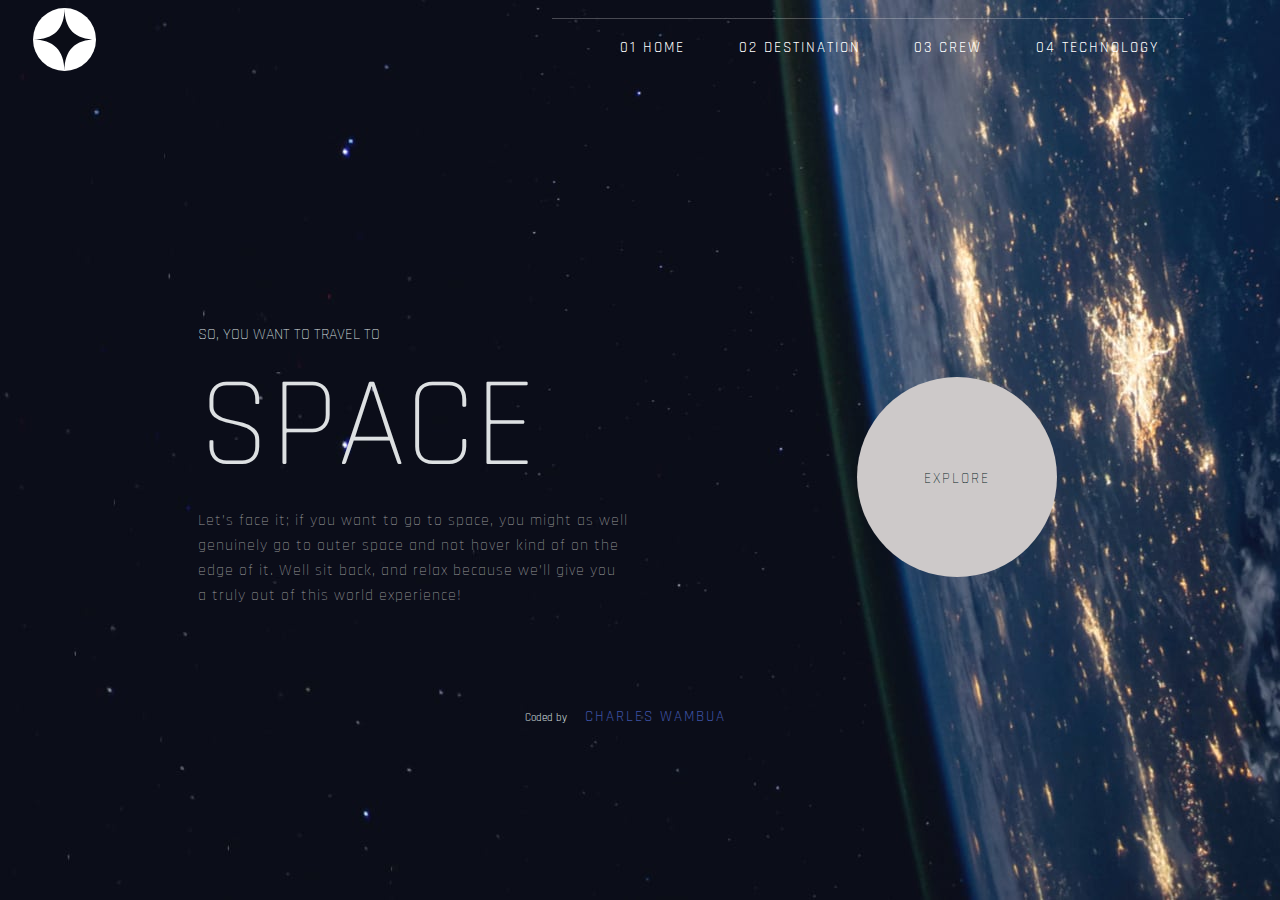
<file: index.html>
<!DOCTYPE html>
<html lang="en">
<head>
  <meta charset="UTF-8">
  <meta name="viewport" content="width=device-width, initial-scale=1.0">

  <link rel="icon" type="image/png" sizes="32x32" href="assets/favicon-32x32.png">
  <link rel="stylesheet" href="style.css">
  <link rel="stylesheet" href="https://fonts.googleapis.com/css?family=Rajdhani">
  <title>Space tourism website</title>
</head>
<body style="background-image: url(assets/home/background-home-desktop.jpg);">
<div class="container">
  <img src="assets/shared/logo.svg" alt class="one">
  <nav>   
    <ul>
      <input type="checkbox" id="check">
     <span class="menu">
      <li class="item"><a href="index.html">01 Home</a></li>
      <li class="item"><a href="destination-moon.html">02 destination</a></li>
      <li class="item"><a href="crew.html">03 crew</a></li>
      <li class="item"><a href="technology.html">04 technology</a></li>

     
     <label for="check" class="close-menu"><svg xmlns="http://www.w3.org/2000/svg" width="20" height="21"><g fill="#D0D6F9" fill-rule="evenodd"><path d="M2.575.954l16.97 16.97-2.12 2.122L.455 3.076z"/><path d="M.454 17.925L17.424.955l2.122 2.12-16.97 16.97z"/></g></svg></label>
    </span>
     <label for="check" class="open-menu"><svg xmlns="http://www.w3.org/2000/svg" width="24" height="21"><g fill="#D0D6F9" fill-rule="evenodd"><path d="M0 0h24v3H0zM0 9h24v3H0zM0 18h24v3H0z"/></g></svg></label>
      </ul>
</nav>
</div>

 <div class="word">
  <span class="hey">So, you want to travel to</span><br>
  <span class="bigger">Space</span>
  <div class="circle"> 
  <a class="cl" href="#">Explore</a>
 </div><br>
  <span class="small">Let’s face it; if you want to go to space, you might as well<br>genuinely go to 
  outer space and not hover kind of on the<br>edge of it. Well sit back, and relax 
  because we’ll give you<br>a truly out of this world experience!
</span>
</div>
<div class="attribution">
  Coded by <a href="mailto:charles.w.mueke@gmail.com">Charles Wambua</a>
</div>
</body>
</html>
</file>
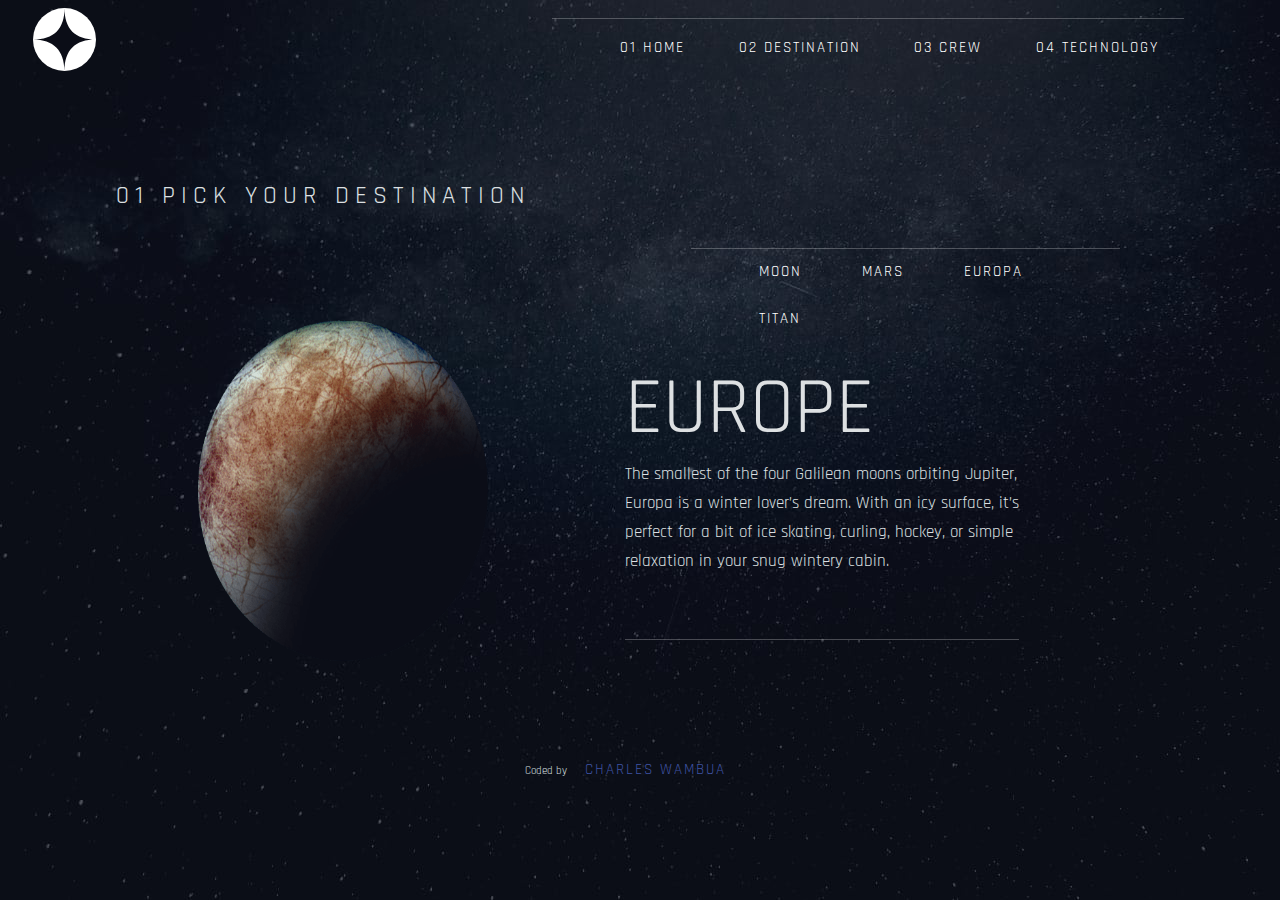
<file: destination-europa.html>
<!DOCTYPE html>
<html lang="en">
<head>
  <meta charset="UTF-8">
  <meta name="viewport" content="width=device-width, initial-scale=1.0">
  <link rel="stylesheet" href="https://fonts.googleapis.com/css?family=Rajdhani">
  <link rel="stylesheet" href="style.css">
  <link rel="icon" type="image/png" sizes="32x32" href="assets/favicon-32x32.png">
  
  <title>Space tourism website</title>
</head>
<body>

  <body style="background-image: url(assets/destination/background-destination-desktop.jpg);">
    <div class="container">
      <img src="assets/shared/logo.svg" alt class="one">
      <nav>   
        <ul>
          <input type="checkbox" id="check">
         <span class="menu">
          <li class="item"><a href="index.html">01 Home</a></li>
          <li class="item"><a href="destination-moon.html">02 destination</a></li>
          <li class="item"><a href="crew.html">03 crew</a></li>
          <li class="item"><a href="technology.html">04 technology</a></li>
    
         
         <label for="check" class="close-menu"><svg xmlns="http://www.w3.org/2000/svg" width="20" height="21"><g fill="#D0D6F9" fill-rule="evenodd"><path d="M2.575.954l16.97 16.97-2.12 2.122L.455 3.076z"/><path d="M.454 17.925L17.424.955l2.122 2.12-16.97 16.97z"/></g></svg></label>
        </span>
         <label for="check" class="open-menu"><svg xmlns="http://www.w3.org/2000/svg" width="24" height="21"><g fill="#D0D6F9" fill-rule="evenodd"><path d="M0 0h24v3H0zM0 9h24v3H0zM0 18h24v3H0z"/></g></svg></label>
          </ul>
    </nav>
    </div>
 <div class="pick">
  <span class="p">01 Pick your destination</span>
</div>
<div class="rest">
<nav class="wid">
  <ul>
    <li class="item"><a href="destination-moon.html" onclick="">Moon</a></li>
    <li class="item"><a href="destination-mars.html" onclick="">Mars</a></li>
    <li class="item"><a href="destination-europa.html" onclick="">Europa</a></li>
    <li class="item"><a href="destination-titan.html" onclick="">Titan</a></li>
  </ul>
</nav>
</div><br>
<div id="mySlides">
  <img src="assets/destination/image-europa.png" alt id="qwert">
<div class="df">
   <span class="qd">Europe</span>
 <br>
   <span class="yes">The smallest of the four Galilean moons orbiting Jupiter, <br>Europa is a 
    winter lover’s dream. With an icy surface, it’s <br>perfect for a bit of 
    ice skating, curling, hockey, or simple <br>relaxation in your snug 
    wintery cabin.</span>
 <br><br><br><br>
 <div class="bar">
 </div><br>
 <div class="row">
   <span class="what">Avg. distance </span><br>
 <br>
   <span class="what">Est. travel time</span><br>
   </div>
   <div class="row">
   <span class="rg">628 mil. km</span>
   <span class="rgT">3 years</span>
   </div>
 </div>
</div>
<div class="attribution">
  Coded by <a href="mailto:charles.w.mueke@gmail.com">Charles Wambua</a>
</div>
</body>
</html>
</file>
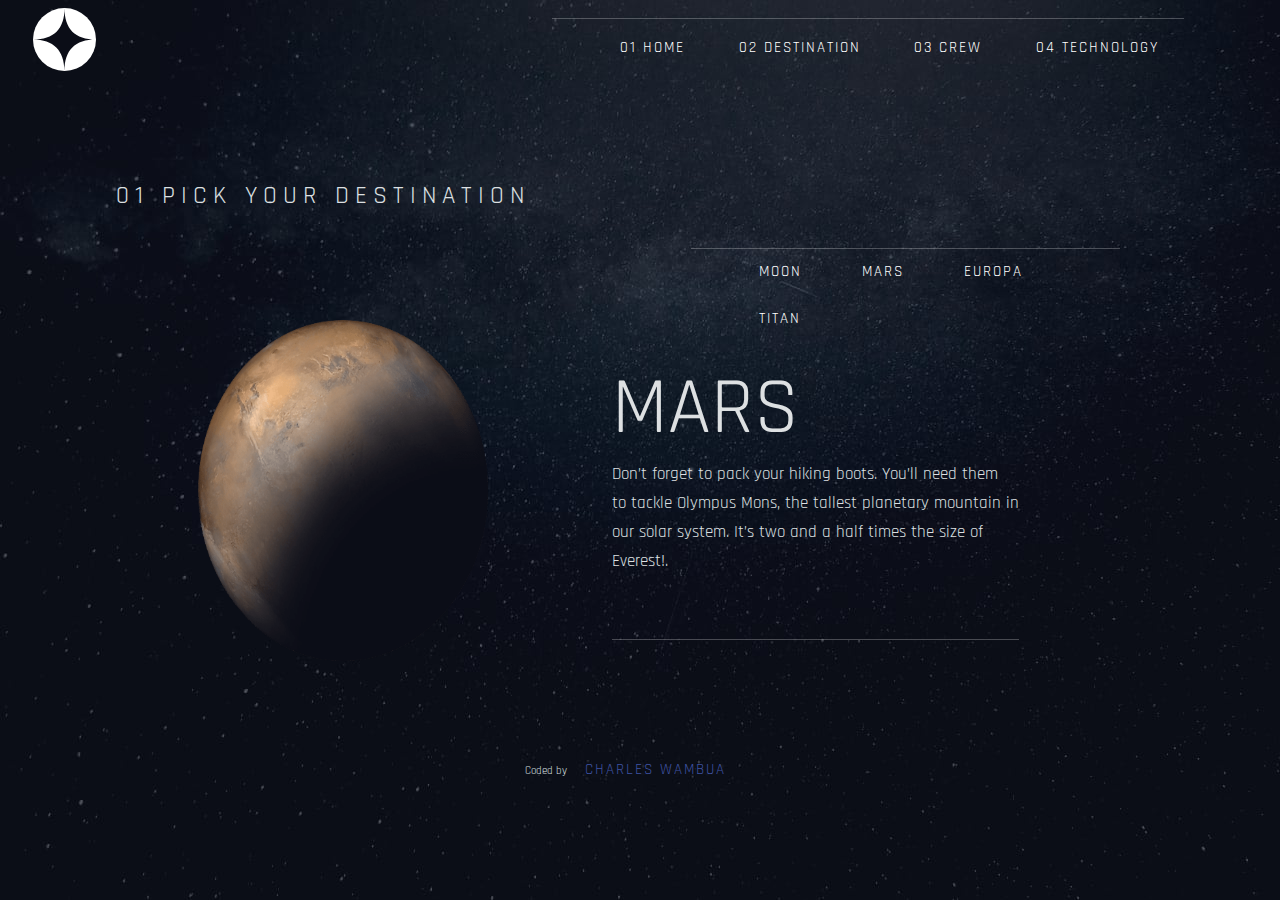
<file: destination-mars.html>
<!DOCTYPE html>
<html lang="en">
<head>
  <meta charset="UTF-8">
  <meta name="viewport" content="width=device-width, initial-scale=1.0">
  <link rel="stylesheet" href="https://fonts.googleapis.com/css?family=Rajdhani">
  <link rel="stylesheet" href="style.css">
  <link rel="icon" type="image/png" sizes="32x32" href="assets/favicon-32x32.png">
  
  <title>Space tourism website</title>
</head>
<body>

  <body style="background-image: url(assets/destination/background-destination-desktop.jpg);">
    <div class="container">
      <img src="assets/shared/logo.svg" alt class="one">
      <nav>   
        <ul>
          <input type="checkbox" id="check">
         <span class="menu">
          <li class="item"><a href="index.html">01 Home</a></li>
          <li class="item"><a href="destination-moon.html">02 destination</a></li>
          <li class="item"><a href="crew.html">03 crew</a></li>
          <li class="item"><a href="technology.html">04 technology</a></li>
    
         
         <label for="check" class="close-menu"><svg xmlns="http://www.w3.org/2000/svg" width="20" height="21"><g fill="#D0D6F9" fill-rule="evenodd"><path d="M2.575.954l16.97 16.97-2.12 2.122L.455 3.076z"/><path d="M.454 17.925L17.424.955l2.122 2.12-16.97 16.97z"/></g></svg></label>
        </span>
         <label for="check" class="open-menu"><svg xmlns="http://www.w3.org/2000/svg" width="24" height="21"><g fill="#D0D6F9" fill-rule="evenodd"><path d="M0 0h24v3H0zM0 9h24v3H0zM0 18h24v3H0z"/></g></svg></label>
          </ul>
    </nav>
    </div>
 <div class="pick">
  <span class="p">01 Pick your destination</span>
</div>
<div class="rest">
<nav class="wid">
  <ul>
    <li class="item"><a href="destination-moon.html" onclick="">Moon</a></li>
    <li class="item"><a href="destination-mars.html" onclick="">Mars</a></li>
    <li class="item"><a href="destination-europa.html" onclick="">Europa</a></li>
    <li class="item"><a href="destination-titan.html" onclick="">Titan</a></li>
  </ul>
</nav>
</div><br>
<div id="mySlides">
  <img src="assets/destination/image-mars.png" alt id="qwert">
<div class="df">
   <span class="qd">Mars</span>
 <br>
   <span class="yes"> Don’t forget to pack your hiking boots. You’ll need them<br>to tackle Olympus Mons, 
    the tallest planetary mountain in<br>our solar system. It’s two and a half times 
    the size of<br>Everest!.</span>
 <br><br><br><br>
 <div class="bar">
 </div><br>
 <div class="row">
   <span class="what">Avg. distance </span><br>
 <br>
   <span class="what">Est. travel time</span><br>
   </div>
   <div class="row">
   <span class="rg">225 mil. km</span>
   <span class="rgT">9 months</span>
   </div>
   </div>
 </div>


 <div class="attribution">
  Coded by <a href="mailto:charles.w.mueke@gmail.com">Charles Wambua</a>
</div>
</body>
</html>
</file>
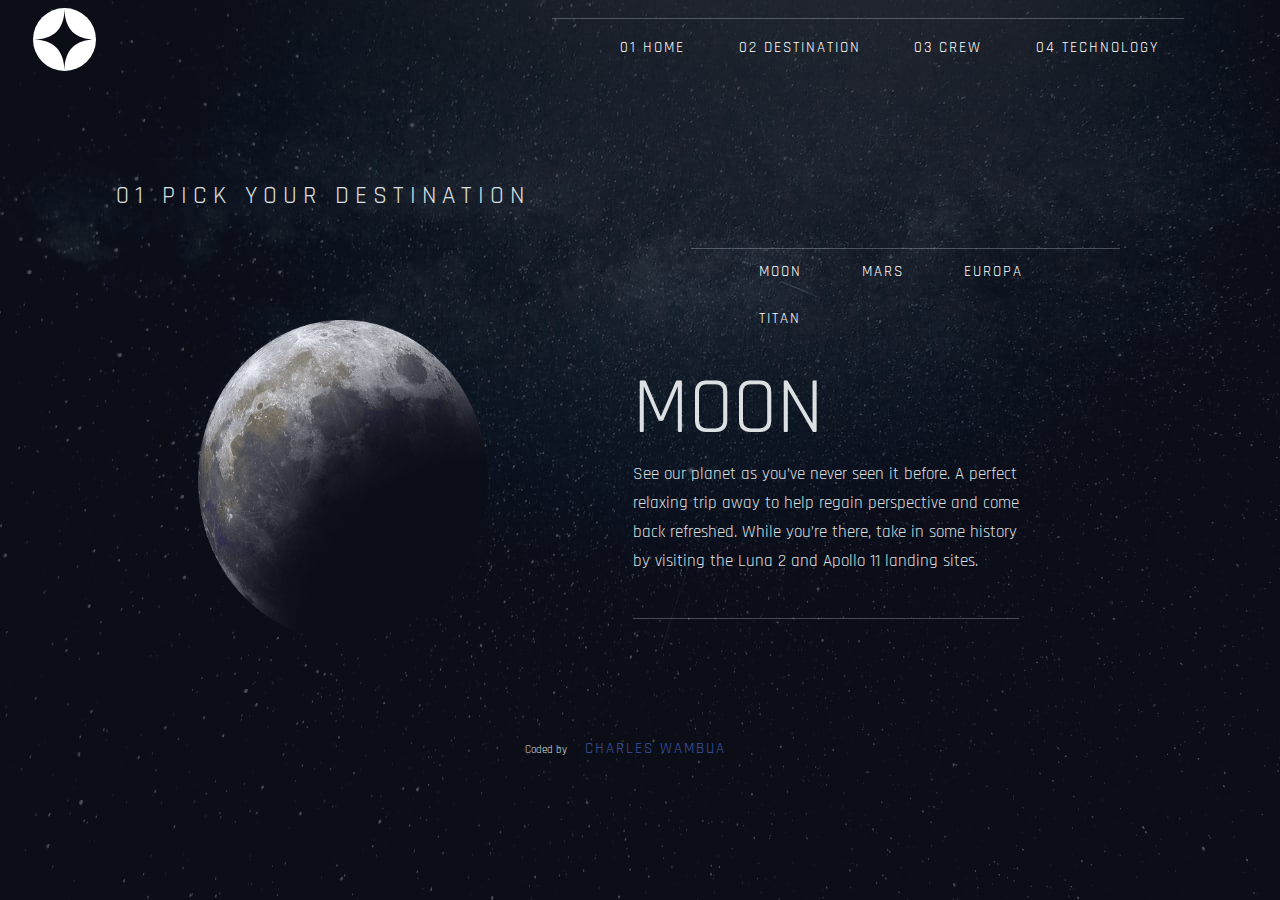
<file: destination-moon.html>
<!DOCTYPE html>
<html lang="en">
<head>
  <meta charset="UTF-8">
  <meta name="viewport" content="width=device-width, initial-scale=1.0">
  <link rel="stylesheet" href="https://fonts.googleapis.com/css?family=Rajdhani">
<link rel="stylesheet" href="style.css">
  <link rel="icon" type="image/png" sizes="32x32" href="assets/favicon-32x32.png">
  
  <title>Space tourism website</title>
</head>
<body>
  <body style="background-image: url(assets/destination/background-destination-desktop.jpg);">
    <div class="container">
      <img src="assets/shared/logo.svg" alt class="one">
      <nav>   
        <ul>
          <input type="checkbox" id="check">
         <span class="menu">
          <li class="item"><a href="index.html">01 Home</a></li>
          <li class="item"><a href="destination-moon.html">02 destination</a></li>
          <li class="item"><a href="crew.html">03 crew</a></li>
          <li class="item"><a href="technology.html">04 technology</a></li>
    
         
         <label for="check" class="close-menu"><svg xmlns="http://www.w3.org/2000/svg" width="20" height="21"><g fill="#D0D6F9" fill-rule="evenodd"><path d="M2.575.954l16.97 16.97-2.12 2.122L.455 3.076z"/><path d="M.454 17.925L17.424.955l2.122 2.12-16.97 16.97z"/></g></svg></label>
        </span>
         <label for="check" class="open-menu"><svg xmlns="http://www.w3.org/2000/svg" width="24" height="21"><g fill="#D0D6F9" fill-rule="evenodd"><path d="M0 0h24v3H0zM0 9h24v3H0zM0 18h24v3H0z"/></g></svg></label>
          </ul>
    </nav>
    </div>
<div class="pick">
  <span class="p">01 Pick your destination</span>
</div>
<div class="rest">
<nav class="wid">
  <ul>
    <li class="item"><a href="destination-moon.html" onclick="">Moon</a></li>
    <li class="item"><a href="destination-mars.html" onclick="">Mars</a></li>
    <li class="item"><a href="destination-europa.html" onclick="">Europa</a></li>
    <li class="item"><a href="destination-titan.html" onclick="">Titan</a></li>
  </ul>
</nav>
</div><br>
<div id="mySlides">
  <img src="assets/destination/image-moon.png" alt id="qwert">
<div class="df">
  <span class="qd">Moon</span>
<br>
  <span class="yes">See our planet as you’ve never seen it before. A perfect<br>relaxing trip away to help 
  regain perspective and come<br>back refreshed. While you’re there, take in some history<br> 
  by visiting the Luna 2 and Apollo 11 landing sites.</span>
<br><br><br>
<div class="bar">
</div><br>
<div class="row">
  <span class="what">Avg. distance </span><br>
<br>
  <span class="what">Est. travel time</span><br>
  </div>
  <div class="row">
  <span class="rg">384,400 km</span>
  <span class="rgT">3 days</span>
  </div>
</div>
</div>

<div class="attribution">
  Coded by <a href="mailto:charles.w.mueke@gmail.com">Charles Wambua</a>
</div>
  
</body>
</html>
</file>
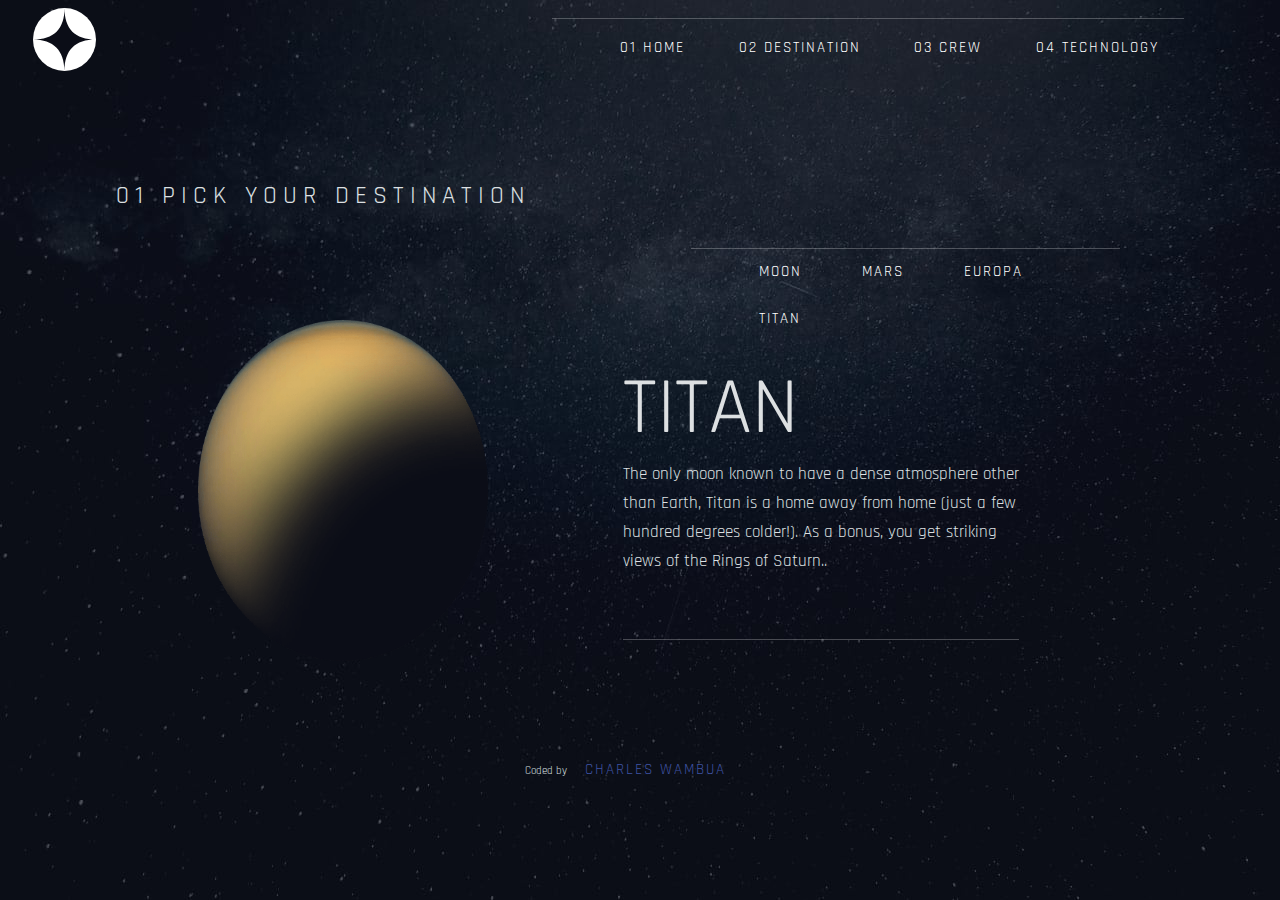
<file: destination-titan.html>
<!DOCTYPE html>
<html lang="en">
<head>
  <meta charset="UTF-8">
  <meta name="viewport" content="width=device-width, initial-scale=1.0">

  <link rel="icon" type="image/png" sizes="32x32" href="assets/favicon-32x32.png">
  <link rel="stylesheet" href="https://fonts.googleapis.com/css?family=Rajdhani">
<link rel="stylesheet" href="style.css">
  <title>Space tourism website</title>
</head>
<body>

  <body style="background-image: url(assets/destination/background-destination-desktop.jpg);">
    <div class="container">
      <img src="assets/shared/logo.svg" alt class="one">
      <nav>   
        <ul>
          <input type="checkbox" id="check">
         <span class="menu">
          <li class="item"><a href="index.html">01 Home</a></li>
          <li class="item"><a href="destination-moon.html">02 destination</a></li>
          <li class="item"><a href="crew.html">03 crew</a></li>
          <li class="item"><a href="technology.html">04 technology</a></li>
    
         
         <label for="check" class="close-menu"><svg xmlns="http://www.w3.org/2000/svg" width="20" height="21"><g fill="#D0D6F9" fill-rule="evenodd"><path d="M2.575.954l16.97 16.97-2.12 2.122L.455 3.076z"/><path d="M.454 17.925L17.424.955l2.122 2.12-16.97 16.97z"/></g></svg></label>
        </span>
         <label for="check" class="open-menu"><svg xmlns="http://www.w3.org/2000/svg" width="24" height="21"><g fill="#D0D6F9" fill-rule="evenodd"><path d="M0 0h24v3H0zM0 9h24v3H0zM0 18h24v3H0z"/></g></svg></label>
          </ul>
    </nav>
    </div>
 <div class="pick">
  <span class="p">01 Pick your destination</span>
</div>
<div class="rest">
<nav class="wid">
  <ul>
    <li class="item"><a href="destination-moon.html" onclick="">Moon</a></li>
    <li class="item"><a href="destination-mars.html" onclick="">Mars</a></li>
    <li class="item"><a href="destination-europa.html" onclick="">Europa</a></li>
    <li class="item"><a href="destination-titan.html" onclick="">Titan</a></li>
  </ul>
</nav>
</div><br>
<div id="mySlides">
  <img src="assets/destination/image-titan.png" alt id="qwert">
<div class="df">
   <span class="qd">Titan</span>
 <br>
   <span class="yes">The only moon known to have a dense atmosphere other<br> than Earth, Titan 
    is a home away from home (just a few<br> hundred degrees colder!). As a 
    bonus, you get striking <br>views of the Rings of Saturn..</span>
 <br><br><br><br>
 <div class="bar">
 </div><br>
 <div class="row">
   <span class="what">Avg. distance </span><br>
 <br>
   <span class="what">Est. travel time</span><br>
   </div>
   <div class="row">
   <span class="rg"> 1.6 bil. km</span>
   <span class="rgT">7 years</span>
   </div>
 </div>
</div>
<div class="attribution">
  Coded by <a href="mailto:charles.w.mueke@gmail.com">Charles Wambua</a>
</div>
</body>
</html>
</file>
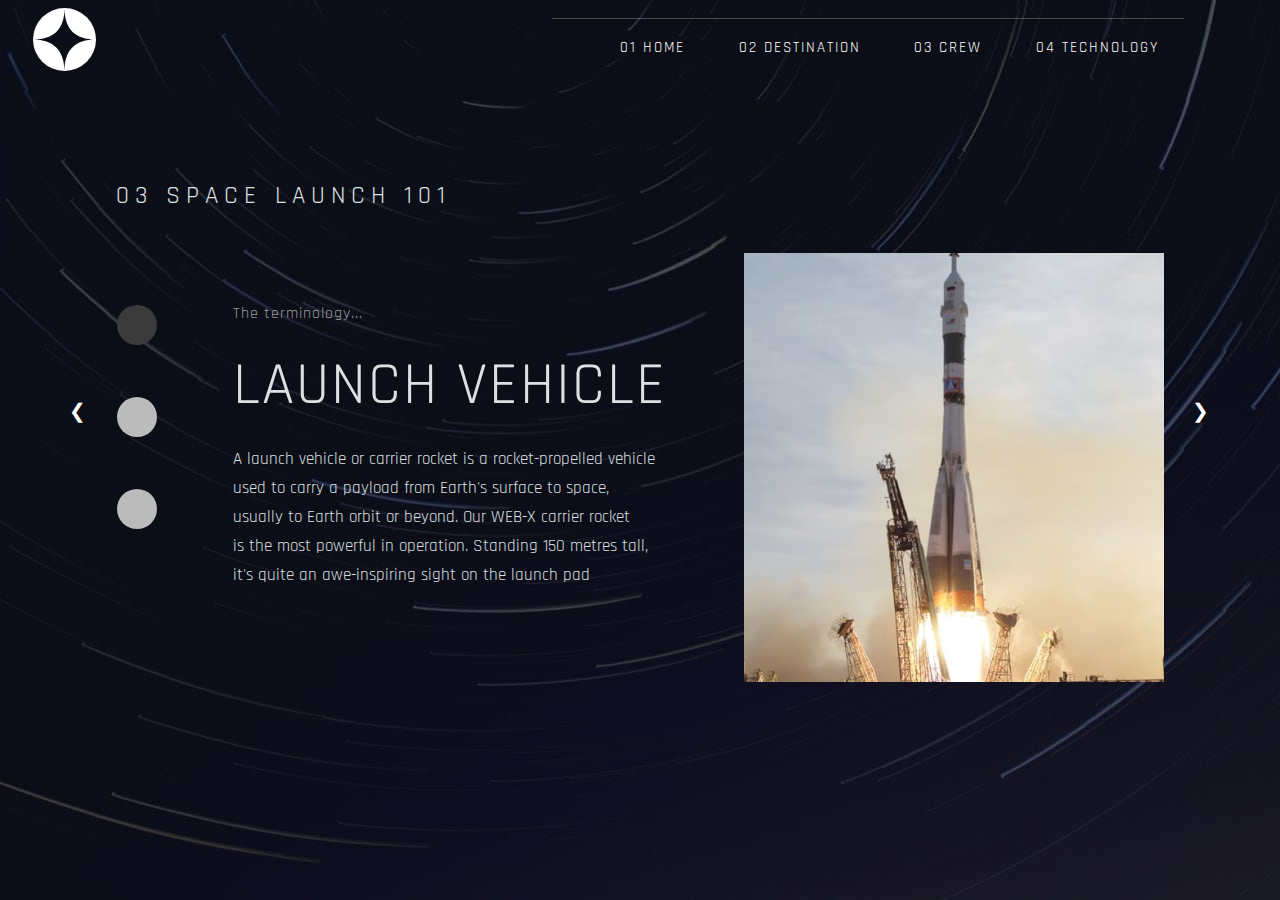
<file: technology.html>
<!DOCTYPE html>
<html lang="en">
<head>
  <meta charset="UTF-8">
  <meta name="viewport" content="width=device-width, initial-scale=1.0">

  <link rel="icon" type="image/png" sizes="32x32" href="./assets/favicon-32x32.png">
  <link rel="stylesheet" href="style.css">
  <link rel="stylesheet" href="https://fonts.googleapis.com/css?family=Rajdhani">
  <title>Space tourism website</title>
</head>
<body style="background-image: url(assets/technology/background-technology-desktop.jpg);">
  <div class="container">
    <img src="assets/shared/logo.svg" alt class="one">
    <nav>   
      <ul>
        <input type="checkbox" id="check">
       <span class="menu">
        <li class="item"><a href="index.html">01 Home</a></li>
        <li class="item"><a href="destination-moon.html">02 destination</a></li>
        <li class="item"><a href="crew.html">03 crew</a></li>
        <li class="item"><a href="technology.html">04 technology</a></li>
  
       
       <label for="check" class="close-menu"><svg xmlns="http://www.w3.org/2000/svg" width="20" height="21"><g fill="#D0D6F9" fill-rule="evenodd"><path d="M2.575.954l16.97 16.97-2.12 2.122L.455 3.076z"/><path d="M.454 17.925L17.424.955l2.122 2.12-16.97 16.97z"/></g></svg></label>
      </span>
       <label for="check" class="open-menu"><svg xmlns="http://www.w3.org/2000/svg" width="24" height="21"><g fill="#D0D6F9" fill-rule="evenodd"><path d="M0 0h24v3H0zM0 9h24v3H0zM0 18h24v3H0z"/></g></svg></label>
        </ul>
  </nav>
  </div>
<div class="pick">
  <span class="p">03 space launch 101</span>
</div><br>
<div id="Mslides">
<div class="slides fade">
  <div>
    <span class="dott" onclick="currentSlide(1)" ></span> 
    <span class="dott" onclick="currentSlide(2)"></span> 
    <span class="dott" onclick="currentSlide(3)"></span> 
  </div>
  <div class="details">
  <span class="small">The terminology...</span><br><br>
  <span class="kim">Launch vehicle</span><br><br>
  <span class="yes"> A launch vehicle or carrier rocket is a rocket-propelled vehicle<br> used to carry a 
    payload from Earth's surface to space,<br> usually to Earth orbit or beyond. Our 
    WEB-X carrier rocket <br>is the most powerful in operation. Standing 150 metres tall,<br> 
    it's quite an awe-inspiring sight on the launch pad</span>
</div>
<img src="assets/technology/image-launch-vehicle-portrait.jpg" alt class="crew3">
</div>
<div class="slides fade">
  <div>
    <span class="dott" onclick="currentSlide(1)"></span> 
    <span class="dott" onclick="currentSlide(2)"></span> 
    <span class="dott" onclick="currentSlide(3)"></span> 
  </div>
  <div class="details">
  <span class="small">The terminology...</span><br><br>
  <span class="kim">Spaceport</span><br><br>
  <span class="yes"> A spaceport or cosmodrome is a site for launching (or receiving)<br> spacecraft, 
    by analogy to the seaport for ships or airport for<br> aircraft. Based in the 
    famous Cape Canaveral, our spaceport is ideally<br> situated to take advantage 
    of the Earth’s rotation for launch.</span>
</div>
<img src="assets/technology/image-spaceport-portrait.jpg" alt class="crew3">
</div>
<div class="slides fade">
  <div>
    <span class="dott" onclick="currentSlide(1)"></span> 
    <span class="dott" onclick="currentSlide(2)"></span> 
    <span class="dott" onclick="currentSlide(3)"></span> 
  </div>
  <div class="details">
  <span class="small">The terminology...</span><br><br>
  <span class="kim">Space capsule</span><br>
  <span class="yes"> A space capsule is an often-crewed spacecraft that uses a <br>blunt-body reentry 
    capsule to reenter the Earth's atmosphere without<br> wings. Our capsule is where 
    you'll spend your time during the flight.<br> It includes a space gym, cinema, 
    and plenty of other activities to keep <br>you entertained.</span>
</div>
<img src="assets/technology/image-space-capsule-portrait.jpg" alt class="crew3">
</div>
<a class="prev" onclick="plusSlides(-1)">❮</a>
<a class="next" onclick="plusSlides(1)">❯</a>
</div>

<script>
  let slideIndex = 1;
  showSlides(slideIndex);
  
  function plusSlides(n) {
    showSlides(slideIndex += n);
  }
  
  function currentSlide(n) {
    showSlides(slideIndex = n);
  }
  
  function showSlides(n) {
    let i;
    let slides = document.getElementsByClassName("slides");
    let dots = document.getElementsByClassName("dott");
    if (n > slides.length) {slideIndex = 1}    
    if (n < 1) {slideIndex = slides.length}
    for (i = 0; i < slides.length; i++) {
      slides[i].style.display = "none";  
    }
    for (i = 0; i < dots.length; i++) {
      dots[i].className = dots[i].className.replace(" active", "");
    }
    slides[slideIndex-1].style.display = "flex";  
    dots[slideIndex-1].className += " active";
  }
</script>
</body>
</html>
</file>
<file: style.css>
body{
    font-family: "Rajdhani";  
    color: #dde0e2;  
    background-size: cover;
    background-attachment: fixed;
}
.container{
    display: flex;               
    flex-direction: row;            
    flex-wrap: nowrap;              
    justify-content: space-between;
  }
  nav{
    margin-right: 7%;
  }
  nav{
  width:50%;
  height:10px;
  border-bottom: 1px solid rgba(255,255,255,.25);
  }

ul {
    list-style: none;
    margin-right: 0;
    
}
li {
    display: inline-block;
    padding: 13px;
    vertical-align: middle;
}
a:hover, a:focus, a:active {
    color: #1db7bf;
    text-decoration: none;
}

a {
    position: relative;
    padding: 13px 0;
    text-decoration: none;
    margin: 0 15px;
    letter-spacing: 2px;
    font-size: 15px;
    line-height: 16px;
    text-transform: uppercase;
    transition: color 0.1s, 0.1s,padding 0.2s ease-in;
    color: white;
}
a::after {
    content: '';
    display: block;
    position: absolute;
    bottom: 3px;
    left: 0;
    height: 3px;
    width: 100%;
    background-color: rgb(248, 246, 246);
    transform-origin: right top;
    transform: scale(0, 1);
    transition: color 0.1s,transform 0.2s ease-out;
}
a:active::after {
    background-color: white;
}

a:hover::after, a:focus::after {
    transform-origin: left top;
    transform: scale(1, 1);
}
.open-menu , .close-menu{
    position: absolute;
    cursor: pointer;
    display: none;
}
.open-menu{
    top: 12%;
    right: 20px;
    transform: translateY(-50%);
}
.close-menu{
    right: 20px;
    top: 5%;
}
.menu{
    display: flex;
}
#check{
    display: none;
}
.one{
    width: 5%;
    height: 5%;
    margin-left: 2%;
}
.word{
    margin-top: 20%;
    margin-left: 15%;
    font-weight: 100;
}
.bigger{
    font-size: 800%;
    text-transform: uppercase;
}
.hey{
    text-transform: uppercase;
}
.small{
    line-height: 25px;
}
.circle{
    width: 200px;
    height: 200px;
    line-height: 200px;
    border-radius: 50%;
    font-size: 20px;
    color: black;
    text-align: center;
    background: #cdc9c9;
    float: right;
    text-transform: uppercase;
    margin-right:20%;
    margin-top: 3%;
}
.circle a{
    text-decoration: none;
    color: #071d25;
    font-family: 100;
}

.p{
font-size: 25px;
text-transform: uppercase;
letter-spacing: 6px;
}
/*Destination*/
.pick{
    padding: 20px;
    margin-top: 7%;
    margin-left: 7%;
}
.wid{
    width:85%;
    height:0;
    margin-left: -15%;
    border-bottom: 1px solid rgba(255,255,255,.25);

}
#qwert{
    width: 23%;
    margin-left: 15%;
    margin-top: 4%;
}
.rest{
    margin-left: 60%;
}
#mySlides{
  display: flex;               
  flex-direction: row;            
  flex-wrap: nowrap;              
  justify-content: space-between;
}
.df{
    float: right;
    margin-right:20% ;
    margin-top: 7%;
}
.qd{
    font-size: 500%;
    text-transform: uppercase;

}
.yes{
    line-height: 29px;
    font-size: 17px;
}
.bar{
    border-bottom: 1px solid rgba(255,255,255,.25);
}
.what{
    text-transform: uppercase;
    font-weight: 100;
    color: #999;
}
.rg{
    font-size: 20px;
    margin-left: 0;
}
.rgT{
    font-size: 20px;
    margin-right: 30%;
}
/*crew*/
.row{
    display: none;
    flex-direction: row;
    flex-wrap: nowrap;
    justify-content: space-between;
}
.w{
    margin-left: 15%;
}
.slides{
    display: flex;               
    flex-direction: row;            
    flex-wrap: nowrap;              
    justify-content: space-evenly;

}
.details{
    margin-left: 0;
    margin-top: 4%; 
}
.crew{
    width: 35%;
}
.crew1{
    width: 25%;
}
.crew2{
    width: 27%;
}
.crew3{
    width: 35%;
}
.crew4{
    width: 31%;
}
.kim{
    font-size: 60px;
    text-transform: uppercase;
    letter-spacing: 2px;
}
.char{
    font-size: 30px;
    text-transform: uppercase;
    font-weight: 100;
    color: #999;
    letter-spacing: 4px;
}
#Mslides{
    position: relative;
    margin: auto;
    max-width: 1200px;
}
.prev, .next {
    cursor: pointer;
    position: absolute;
    top: 37%;
    padding: 14px;
    margin-top: -22px;
    color: white;
    font-size: 20px;
    transition: 0.6s ease;
    border-radius: 0 3px 3px 0;
    user-select: none;
  }
    .next {
    right: 0;
    border-radius: 3px 0 0 3px;
  }
  
  .prev:hover, .next:hover {
    background-color: rgba(0,0,0,0.8);
  }
.dot {
    cursor: pointer;
    height: 15px;
    width: 15px;
    margin-left: 2.5%;
    background-color: #bbb;
    border-radius: 50%;
    display: inline-block;
    transition: background-color 0.6s ease;
  }
  .active, .dot:hover {
    background-color: #3c3b3b;
  }
  
  .fade {
    animation-name: fade;
    animation-duration: 1.5s;
  }
  @keyframes fade {
    from {opacity: .4} 
    to {opacity: 1}
  }
.small{
    letter-spacing: 1px;
    color: #999;
}
.pic{
    width: 28%;
}

.dott{
    cursor: pointer;
    height: 40px;
    width: 40px;
    margin-top: 130%;
    background-color: #bbb;
    border-radius: 50%;
    display: flex;
    transition: background-color 0.6s ease;
    color: black;
    font-size: 30px;
}
.active, .dott:hover {
    background-color: #3c3b3b;
  }
  .attribution {
    font-size: 11px;
    text-align: center;
    margin-top: 8%;
 }
.attribution a {
    color: hsl(228, 45%, 44%);
    margin-right: 30px;
    }
  
  @media (max-width: 768px) {
    .one{
        width: 5%;
    }
    nav {
        width: 78%;
        margin-right: 0%;
    }
.word{
    margin-top: 28%;
    margin-left: 8%;
}
.bigger{
    font-size: 680%;
}
.circle{
    width: 123px;
    height: 123px;
    margin-right: 10%;
}
.cl{
    top: -30%;
}
.attribution{
    margin-top: 15%;
}
a{
    font-size: 14px;
}
.pick{
    margin-top: 21%;
    margin-left: 1%;
}
.p{
    font-size: 17px;
}
#qwert{
    margin-left: 4%;
    width: 32%;
}
li{
    padding: 6px;
}
.df{
    margin-right: 14%;
}
.qd{
    font-size: 280%;
}
.yes{
    font-size:13px ;
}
#Mslides{
    max-width: 650px;
}
.wid {
    width: 136%;
    margin-left: -48%;
}
.details {
    margin-left: 9px;
    margin-top: 6%;
}
 .crew3 {
        width: 35%;
    }
 .char {
        font-size: 20px;
    } 
    .kim {
        font-size: 32px;  
    }
    .next{
        top: 38%;}
  
  .prev{
            margin-left: -8%; 
        }
        
.next{
    margin-right: -8%;
}
.dott{
    height: 29px;
    width: 29px;
    margin-top: 117%;
}
  }
  @media(max-width: 390px){
.one{
    width: 13%;
}
.menu{
    flex-direction: column;
    align-items: center;
    justify-content: center;
    width: 80%;
    height: 100vh;
    position: fixed;
    top: 0;
    right: -100%;
    z-index: 100;
    transition: all 0.2s ease-in-out;
    background-color: #3c3b3b;
}
.menu li{
    margin-top: 40px;
}
.menu li a{
    padding: 5%;
}

.open-menu, .close-menu{display: block;}
#check:checked ~ .menu{right: 0;}
.bigger {
    font-size: 555%;
}
.circle{ margin-right: 11%;}
.word {
    margin-top: 43%;}
    .container{
        padding-top: 11%;
    }
 .pick {
    margin-top: 15%;
    margin-left: 6px;
    }
    .wid {
        width: 141%;
        margin-left: -39%;
    }
    .rest {
        margin-left: 22%;
        margin-top: 16%;
    }
    #qwert {
        margin-left: 0%;
        width: 34%;
        height: 28%;
        margin-top: 19%;
    }
    .qd {
        font-size: 225%;
        margin-left: 18%;

    }
    .df {
        margin-right: 0;
        margin-top: 10%;
        margin-left: 6%;
    }
    .dott {
        height: 22px;
        width: 22px;
        margin-top: 189%;
    }
    .kim {
        font-size: 19px;
    }
    .yes {
        line-height: 17px;}
        .crew3 {
            margin-top: 20%;
            width: 28%;
            height: 10%;
        }
        .yes {
            font-size: 9px;
        }
        .prev {
            margin-top: 60%;
            margin-left: 32%;
        }
        .next {
            margin-right: 39%;
            margin-top: 59%;
        }
        .crew3 {
            margin-top: 13%;}
    .w{
        margin-left: 30%;
        margin-top: 16%;
    }
    }
</file>
